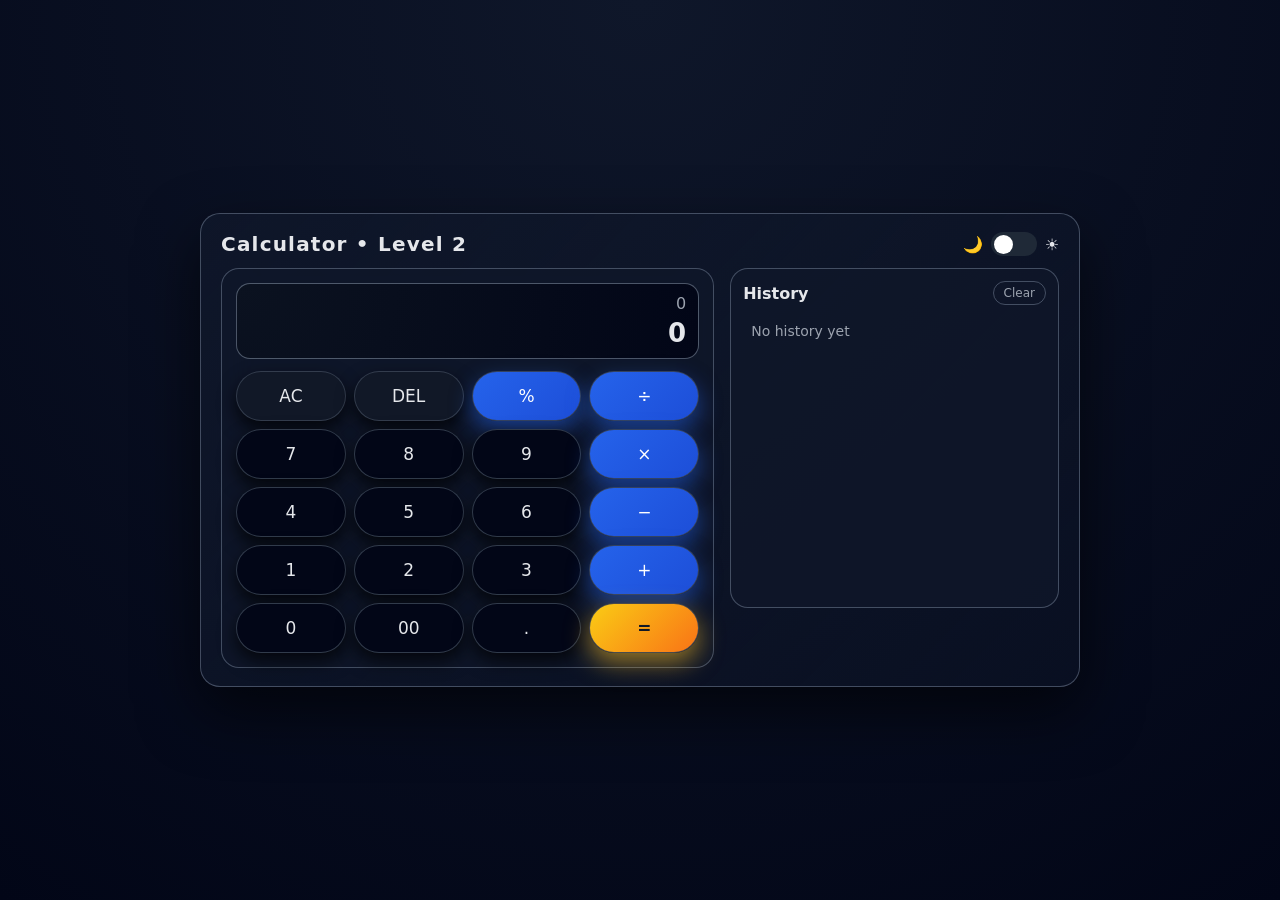
<file: index.html>
<!DOCTYPE html>
<html lang="en">
<head>
  <meta charset="UTF-8" />
  <meta name="viewport" content="width=device-width, initial-scale=1.0" />
  <title>Level 2 Calculator</title>
  <link rel="stylesheet" href="style.css" />
</head>
<body>
  <div class="app">

    <header class="top-bar">
      <h1>Calculator • Level 2</h1>

      <div class="theme-toggle">
        <span>🌙</span>
        <label class="switch">
          <input type="checkbox" id="themeCheckbox">
          <span class="slider"></span>
        </label>
        <span>☀️</span>
      </div>
    </header>

    <main class="layout">
      <!-- MAIN CALCULATOR -->
      <section class="calculator">
        <div class="screen">
          <div id="expression" class="expression">0</div>
          <div id="result" class="result">0</div>
        </div>

        <div class="buttons">
          <button class="btn btn-func" data-action="clear">AC</button>
          <button class="btn btn-func" data-action="del">DEL</button>
          <button class="btn btn-op" data-value="%">%</button>
          <button class="btn btn-op" data-value="/">÷</button>

          <button class="btn btn-num" data-value="7">7</button>
          <button class="btn btn-num" data-value="8">8</button>
          <button class="btn btn-num" data-value="9">9</button>
          <button class="btn btn-op" data-value="*">×</button>

          <button class="btn btn-num" data-value="4">4</button>
          <button class="btn btn-num" data-value="5">5</button>
          <button class="btn btn-num" data-value="6">6</button>
          <button class="btn btn-op" data-value="-">−</button>

          <button class="btn btn-num" data-value="1">1</button>
          <button class="btn btn-num" data-value="2">2</button>
          <button class="btn btn-num" data-value="3">3</button>
          <button class="btn btn-op" data-value="+">+</button>

          <button class="btn btn-num" data-value="0">0</button>
          <button class="btn btn-num" data-value="00">00</button>
          <button class="btn btn-num" data-value=".">.</button>
          <button class="btn btn-eq" data-action="equals">=</button>
        </div>
      </section>

      <!-- HISTORY PANEL -->
      <aside class="history">
        <div class="history-header">
          <h2>History</h2>
          <button class="btn-small" id="clearHistoryBtn">Clear</button>
        </div>
        <ul id="historyList">
          <li class="empty">No history yet</li>
        </ul>
      </aside>
    </main>
  </div>

  <script src="script.js"></script>
</body>
</html>
</file>
<file: style.css>
/* THEME VARIABLES */
:root {
  --bg: #020617;
  --bg-alt: #0b1220;
  --text: #e5e7eb;
  --muted: #9ca3af;
  --accent: #22c55e;
  --danger: #f97373;
  --card: rgba(15, 23, 42, 0.8);
  --border: rgba(148, 163, 184, 0.4);
}

body.light {
  --bg: #e5e7eb;
  --bg-alt: #f9fafb;
  --text: #020617;
  --muted: #4b5563;
  --accent: #2563eb;
  --card: rgba(255, 255, 255, 0.9);
  --border: rgba(148, 163, 184, 0.7);
}

/* BASIC LAYOUT */
* {
  margin: 0;
  padding: 0;
  box-sizing: border-box;
  font-family: system-ui, -apple-system, BlinkMacSystemFont, "Segoe UI", sans-serif;
}

body {
  min-height: 100vh;
  background: radial-gradient(circle at top, #0f172a, var(--bg));
  color: var(--text);
  display: flex;
  justify-content: center;
  align-items: center;
  padding: 16px;
}

/* APP WRAPPER */
.app {
  width: 100%;
  max-width: 880px;
  background: linear-gradient(135deg, rgba(15,23,42,0.9), rgba(15,23,42,0.4));
  border-radius: 20px;
  padding: 18px 20px;
  border: 1px solid var(--border);
  box-shadow: 0 24px 60px rgba(0, 0, 0, 0.6);
}

/* TOP BAR */
.top-bar {
  display: flex;
  justify-content: space-between;
  align-items: center;
  margin-bottom: 12px;
}

.top-bar h1 {
  font-size: 20px;
  letter-spacing: 0.06em;
}

.theme-toggle {
  display: flex;
  align-items: center;
  gap: 8px;
  font-size: 16px;
}

/* TOGGLE SWITCH */
.switch {
  position: relative;
  display: inline-block;
  width: 46px;
  height: 24px;
}

.switch input {
  display: none;
}

.slider {
  position: absolute;
  cursor: pointer;
  inset: 0;
  background: #1f2937;
  border-radius: 999px;
  transition: 0.3s;
}

.slider:before {
  position: absolute;
  content: "";
  height: 19px;
  width: 19px;
  left: 3px;
  bottom: 2.5px;
  background-color: white;
  border-radius: 50%;
  transition: 0.3s;
}

input:checked + .slider {
  background-color: var(--accent);
}

input:checked + .slider:before {
  transform: translateX(20px);
}

/* MAIN LAYOUT */
.layout {
  display: grid;
  grid-template-columns: 1.5fr 1fr;
  gap: 16px;
}

@media (max-width: 720px) {
  .layout {
    grid-template-columns: 1fr;
  }
}

/* CALCULATOR */
.calculator {
  background: var(--card);
  border-radius: 18px;
  padding: 14px;
  border: 1px solid var(--border);
  backdrop-filter: blur(16px);
}

/* SCREEN */
.screen {
  background: radial-gradient(circle at top left, var(--bg-alt), var(--bg));
  border-radius: 14px;
  border: 1px solid rgba(148, 163, 184, 0.5);
  padding: 10px 12px;
  margin-bottom: 12px;
  min-height: 70px;
  display: flex;
  flex-direction: column;
  justify-content: center;
  overflow: hidden;
}

.expression {
  font-size: 16px;
  color: var(--muted);
  text-align: right;
  min-height: 20px;
  word-wrap: break-word;
}

.result {
  font-size: 26px;
  font-weight: 600;
  text-align: right;
  margin-top: 4px;
  word-wrap: break-word;
}

/* BUTTONS */
.buttons {
  display: grid;
  grid-template-columns: repeat(4, 1fr);
  gap: 8px;
}

.btn {
  border-radius: 999px;
  border: none;
  padding: 14px 0;
  cursor: pointer;
  font-size: 17px;
  font-weight: 500;
  background: #020617;
  color: var(--text);
  border: 1px solid rgba(55, 65, 81, 0.9);
  box-shadow: 0 8px 18px rgba(0, 0, 0, 0.7);
  transition: transform 0.08s ease, box-shadow 0.08s ease, background 0.12s ease;
}

.btn:hover {
  background: #020617;
  border-color: var(--border);
}

.btn:active {
  transform: scale(0.95);
  box-shadow: 0 0 0 rgba(0, 0, 0, 0.4);
}

.btn-func {
  background: #111827;
}

.btn-op {
  background: linear-gradient(135deg, #2563eb, #1d4ed8);
  color: white;
  box-shadow: 0 10px 22px rgba(37, 99, 235, 0.5);
}

.btn-eq {
  background: linear-gradient(135deg, #facc15, #f97316);
  color: #111827;
  font-weight: 700;
  box-shadow: 0 10px 24px rgba(251, 191, 36, 0.55);
}

/* HISTORY PANEL */
.history {
  background: var(--card);
  border-radius: 18px;
  padding: 12px;
  border: 1px solid var(--border);
  display: flex;
  flex-direction: column;
  max-height: 340px;
}

.history-header {
  display: flex;
  justify-content: space-between;
  align-items: center;
  margin-bottom: 8px;
}

.history-header h2 {
  font-size: 16px;
}

.btn-small {
  padding: 4px 10px;
  font-size: 12px;
  background: transparent;
  border-radius: 999px;
  border: 1px solid var(--border);
  color: var(--muted);
  cursor: pointer;
}

.btn-small:hover {
  background: rgba(148, 163, 184, 0.16);
}

#historyList {
  list-style: none;
  margin-top: 4px;
  padding-right: 4px;
  overflow-y: auto;
}

#historyList li {
  padding: 6px 8px;
  border-radius: 10px;
  margin-bottom: 4px;
  font-size: 14px;
  cursor: pointer;
  display: flex;
  justify-content: space-between;
  gap: 8px;
}

#historyList li span.expr {
  color: var(--muted);
}

#historyList li span.res {
  font-weight: 600;
}

#historyList li:hover {
  background: rgba(148, 163, 184, 0.15);
}

#historyList .empty {
  text-align: center;
  color: var(--muted);
  cursor: default;
}
</file>
<file: calculator.css>
/* THEME VARIABLES */
:root {
  --bg: #020617;
  --bg-alt: #0b1220;
  --text: #e5e7eb;
  --muted: #9ca3af;
  --accent: #22c55e;
  --danger: #f97373;
  --card: rgba(15, 23, 42, 0.8);
  --border: rgba(148, 163, 184, 0.4);
}

body.light {
  --bg: #e5e7eb;
  --bg-alt: #f9fafb;
  --text: #020617;
  --muted: #4b5563;
  --accent: #2563eb;
  --card: rgba(255, 255, 255, 0.9);
  --border: rgba(148, 163, 184, 0.7);
}

/* BASIC LAYOUT */
* {
  margin: 0;
  padding: 0;
  box-sizing: border-box;
  font-family: system-ui, -apple-system, BlinkMacSystemFont, "Segoe UI", sans-serif;
}

body {
  min-height: 100vh;
  background: radial-gradient(circle at top, #0f172a, var(--bg));
  color: var(--text);
  display: flex;
  justify-content: center;
  align-items: center;
  padding: 16px;
}

/* APP WRAPPER */
.app {
  width: 100%;
  max-width: 880px;
  background: linear-gradient(135deg, rgba(15,23,42,0.9), rgba(15,23,42,0.4));
  border-radius: 20px;
  padding: 18px 20px;
  border: 1px solid var(--border);
  box-shadow: 0 24px 60px rgba(0, 0, 0, 0.6);
}

/* TOP BAR */
.top-bar {
  display: flex;
  justify-content: space-between;
  align-items: center;
  margin-bottom: 12px;
}

.top-bar h1 {
  font-size: 20px;
  letter-spacing: 0.06em;
}

.theme-toggle {
  display: flex;
  align-items: center;
  gap: 8px;
  font-size: 16px;
}

/* TOGGLE SWITCH */
.switch {
  position: relative;
  display: inline-block;
  width: 46px;
  height: 24px;
}

.switch input {
  display: none;
}

.slider {
  position: absolute;
  cursor: pointer;
  inset: 0;
  background: #1f2937;
  border-radius: 999px;
  transition: 0.3s;
}

.slider:before {
  position: absolute;
  content: "";
  height: 19px;
  width: 19px;
  left: 3px;
  bottom: 2.5px;
  background-color: white;
  border-radius: 50%;
  transition: 0.3s;
}

input:checked + .slider {
  background-color: var(--accent);
}

input:checked + .slider:before {
  transform: translateX(20px);
}

/* MAIN LAYOUT */
.layout {
  display: grid;
  grid-template-columns: 1.5fr 1fr;
  gap: 16px;
}

@media (max-width: 720px) {
  .layout {
    grid-template-columns: 1fr;
  }
}

/* CALCULATOR */
.calculator {
  background: var(--card);
  border-radius: 18px;
  padding: 14px;
  border: 1px solid var(--border);
  backdrop-filter: blur(16px);
}

/* SCREEN */
.screen {
  background: radial-gradient(circle at top left, var(--bg-alt), var(--bg));
  border-radius: 14px;
  border: 1px solid rgba(148, 163, 184, 0.5);
  padding: 10px 12px;
  margin-bottom: 12px;
  min-height: 70px;
  display: flex;
  flex-direction: column;
  justify-content: center;
  overflow: hidden;
}

.expression {
  font-size: 16px;
  color: var(--muted);
  text-align: right;
  min-height: 20px;
  word-wrap: break-word;
}

.result {
  font-size: 26px;
  font-weight: 600;
  text-align: right;
  margin-top: 4px;
  word-wrap: break-word;
}

/* BUTTONS */
.buttons {
  display: grid;
  grid-template-columns: repeat(4, 1fr);
  gap: 8px;
}

.btn {
  border-radius: 999px;
  border: none;
  padding: 14px 0;
  cursor: pointer;
  font-size: 17px;
  font-weight: 500;
  background: #020617;
  color: var(--text);
  border: 1px solid rgba(55, 65, 81, 0.9);
  box-shadow: 0 8px 18px rgba(0, 0, 0, 0.7);
  transition: transform 0.08s ease, box-shadow 0.08s ease, background 0.12s ease;
}

.btn:hover {
  background: #020617;
  border-color: var(--border);
}

.btn:active {
  transform: scale(0.95);
  box-shadow: 0 0 0 rgba(0, 0, 0, 0.4);
}

.btn-func {
  background: #111827;
}

.btn-op {
  background: linear-gradient(135deg, #2563eb, #1d4ed8);
  color: white;
  box-shadow: 0 10px 22px rgba(37, 99, 235, 0.5);
}

.btn-eq {
  background: linear-gradient(135deg, #facc15, #f97316);
  color: #111827;
  font-weight: 700;
  box-shadow: 0 10px 24px rgba(251, 191, 36, 0.55);
}

/* HISTORY PANEL */
.history {
  background: var(--card);
  border-radius: 18px;
  padding: 12px;
  border: 1px solid var(--border);
  display: flex;
  flex-direction: column;
  max-height: 340px;
}

.history-header {
  display: flex;
  justify-content: space-between;
  align-items: center;
  margin-bottom: 8px;
}

.history-header h2 {
  font-size: 16px;
}

.btn-small {
  padding: 4px 10px;
  font-size: 12px;
  background: transparent;
  border-radius: 999px;
  border: 1px solid var(--border);
  color: var(--muted);
  cursor: pointer;
}

.btn-small:hover {
  background: rgba(148, 163, 184, 0.16);
}

#historyList {
  list-style: none;
  margin-top: 4px;
  padding-right: 4px;
  overflow-y: auto;
}

#historyList li {
  padding: 6px 8px;
  border-radius: 10px;
  margin-bottom: 4px;
  font-size: 14px;
  cursor: pointer;
  display: flex;
  justify-content: space-between;
  gap: 8px;
}

#historyList li span.expr {
  color: var(--muted);
}

#historyList li span.res {
  font-weight: 600;
}

#historyList li:hover {
  background: rgba(148, 163, 184, 0.15);
}

#historyList .empty {
  text-align: center;
  color: var(--muted);
  cursor: default;
}
</file>
